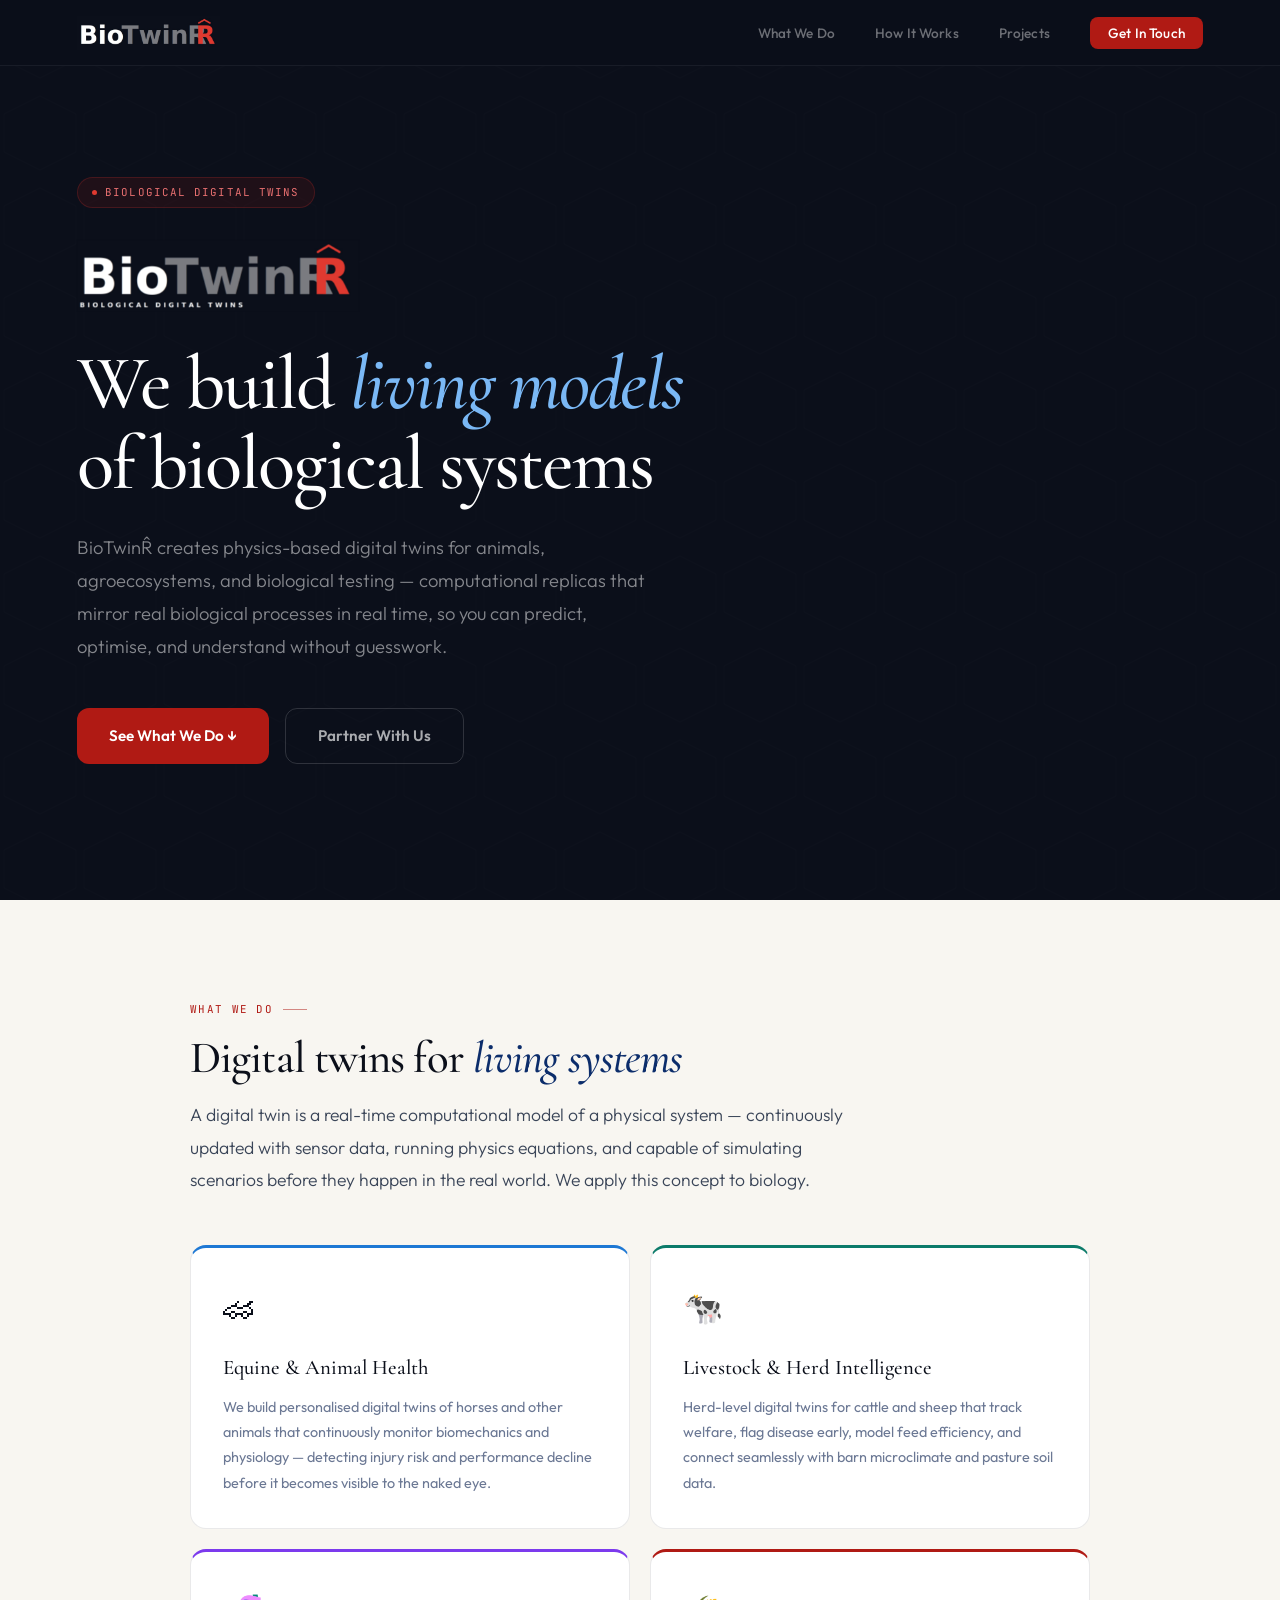
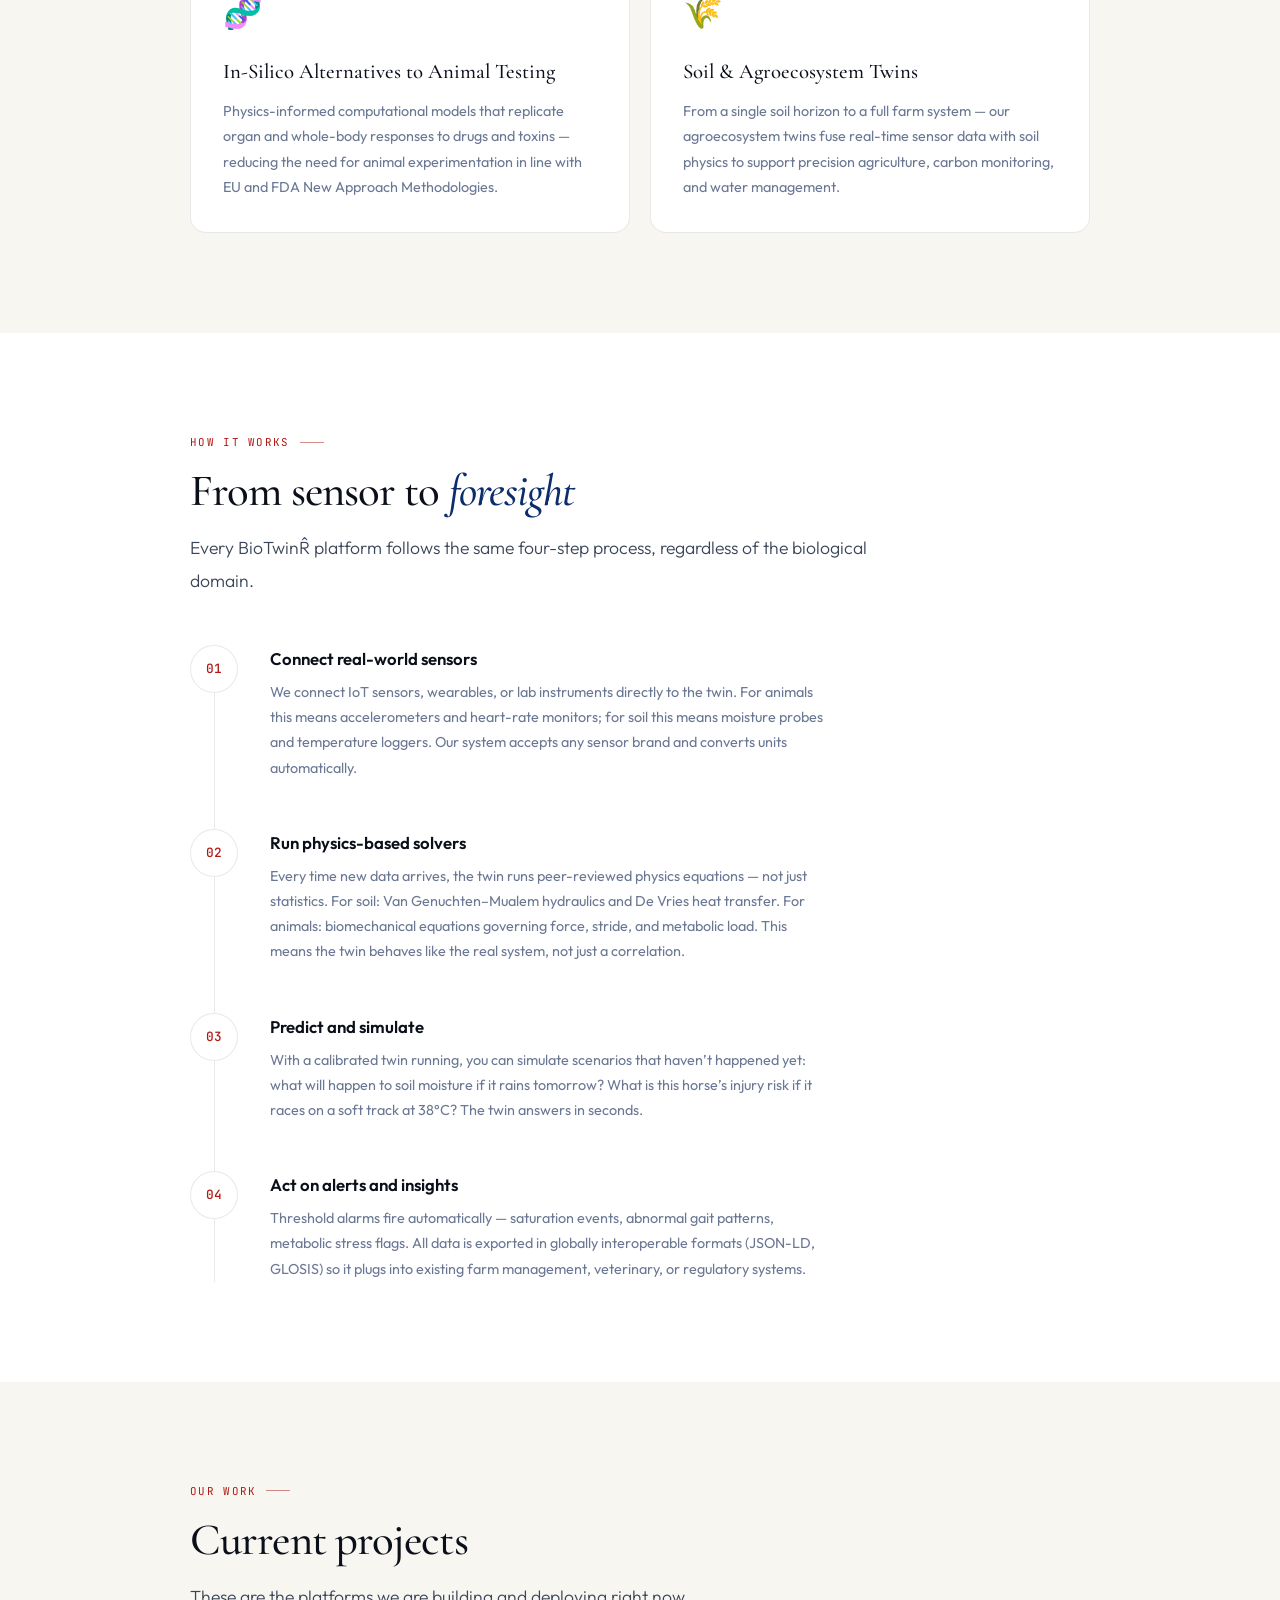
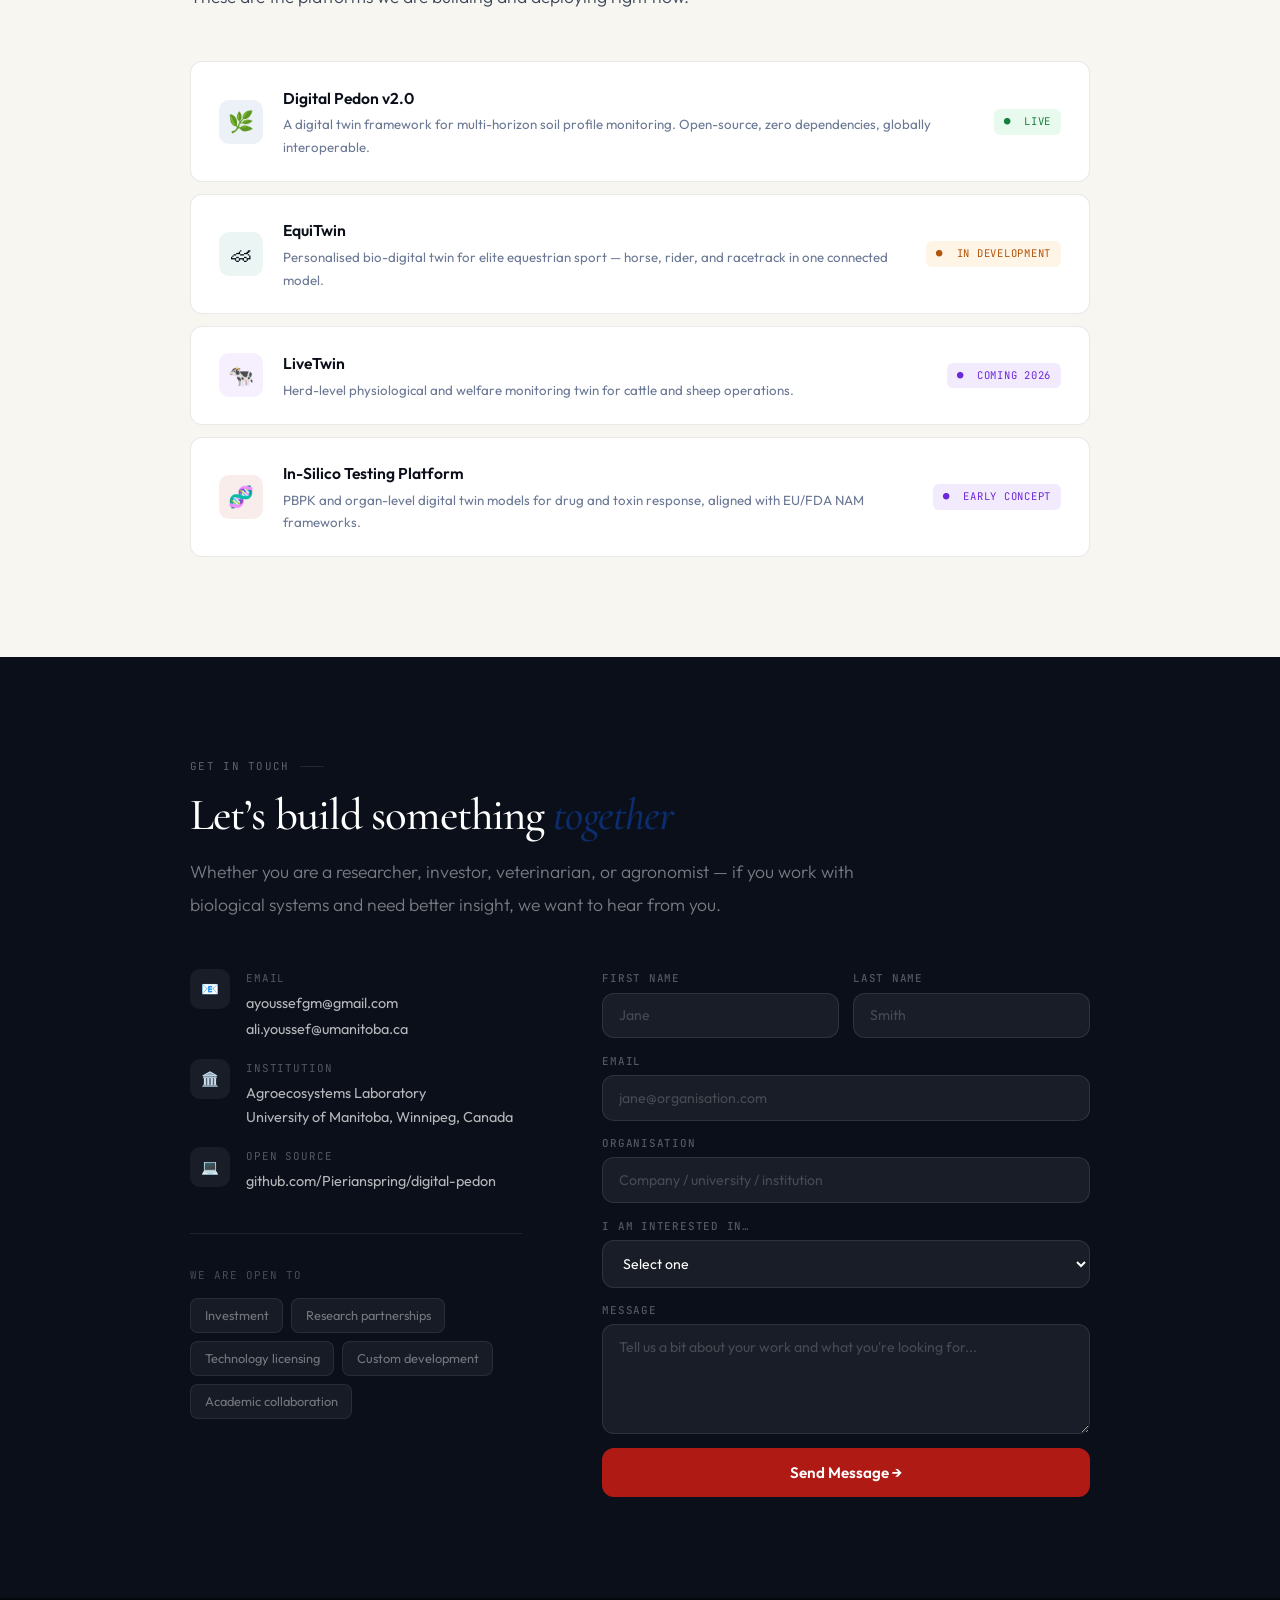
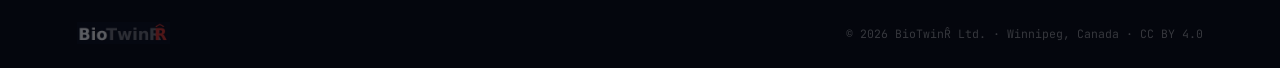
<file: Index.html>
<!DOCTYPE html>
<html lang="en">
<head>
<meta charset="UTF-8">
<meta name="viewport" content="width=device-width, initial-scale=1.0">
<title>BioTwinR&#770; &#8212; Biological Digital Twins</title>
<link rel="preconnect" href="https://fonts.googleapis.com">
<link href="https://fonts.googleapis.com/css2?family=Cormorant+Garamond:ital,wght@0,400;0,500;0,700;1,400&family=Outfit:wght@300;400;500;600;700&family=JetBrains+Mono:wght@400;500&display=swap" rel="stylesheet">
<style>
:root{
  --ink:#0b0f1a;--ink-mid:#3a4558;--ink-soft:#6b7894;
  --cream:#f8f6f1;--red:#b01a14;--red-v:#e03a30;--navy:#0c2d6b;
  --white:#ffffff;--border:rgba(11,15,26,0.09);
  --f-sans:'Outfit',sans-serif;--f-serif:'Cormorant Garamond',Georgia,serif;--f-mono:'JetBrains Mono',monospace;
  --r:12px;--shadow:0 4px 32px rgba(11,15,26,0.10);
}
*,*::before,*::after{box-sizing:border-box;margin:0;padding:0;}
html{scroll-behavior:smooth;}
body{font-family:var(--f-sans);background:var(--white);color:var(--ink);line-height:1.7;overflow-x:hidden;}

nav{position:fixed;top:0;left:0;right:0;z-index:100;height:66px;display:flex;align-items:center;justify-content:space-between;padding:0 6vw;background:rgba(11,15,26,0.97);backdrop-filter:blur(16px);border-bottom:1px solid rgba(255,255,255,0.06);}
.nav-logo{text-decoration:none;}
.nav-links{display:flex;gap:2.5rem;list-style:none;}
.nav-links a{font-size:.85rem;font-weight:500;color:rgba(255,255,255,.4);text-decoration:none;letter-spacing:.01em;transition:color .2s;}
.nav-links a:hover{color:white;}
.nav-cta{background:var(--red)!important;color:white!important;padding:.42rem 1.15rem;border-radius:8px;transition:background .2s!important;}
.nav-cta:hover{background:#8b1510!important;}

.hero{min-height:100vh;display:flex;flex-direction:column;justify-content:center;padding:120px 6vw 80px;background:var(--ink);position:relative;overflow:hidden;}
.hero::before{content:'';position:absolute;inset:0;pointer-events:none;background-image:url("data:image/svg+xml,%3Csvg xmlns='http://www.w3.org/2000/svg' width='80' height='92'%3E%3Cpolygon points='40,4 76,22 76,60 40,78 4,60 4,22' fill='none' stroke='%23ffffff' stroke-width='0.3' stroke-opacity='0.04'/%3E%3C/svg%3E");background-size:80px 92px;}
.hero-inner{max-width:760px;position:relative;z-index:1;}
.hero-kicker{display:inline-flex;align-items:center;gap:8px;font-family:var(--f-mono);font-size:.68rem;letter-spacing:.1em;text-transform:uppercase;color:#e87070;background:rgba(176,26,20,.12);border:1px solid rgba(224,58,48,.2);padding:.32rem .9rem;border-radius:100px;margin-bottom:2rem;opacity:0;animation:up .6s .1s forwards;}
.hero-kicker-dot{width:5px;height:5px;border-radius:50%;background:var(--red-v);animation:blink 2s infinite;}
@keyframes blink{0%,100%{opacity:1}50%{opacity:.15}}
.hero h1{font-family:var(--f-serif);font-size:clamp(3rem,6vw,5.5rem);line-height:1.05;letter-spacing:-.025em;font-weight:500;color:white;margin-bottom:1.6rem;opacity:0;animation:up .7s .3s forwards;}
.hero h1 em{font-style:italic;color:#7ab8f5;}
.hero-body{font-size:1.15rem;color:rgba(255,255,255,.5);font-weight:300;max-width:580px;line-height:1.8;margin-bottom:2.8rem;opacity:0;animation:up .7s .45s forwards;}
.hero-ctas{display:flex;gap:1rem;flex-wrap:wrap;opacity:0;animation:up .7s .6s forwards;}
.btn{display:inline-flex;align-items:center;gap:8px;padding:.88rem 2rem;border-radius:var(--r);font-weight:600;font-size:.95rem;text-decoration:none;transition:all .2s;}
.btn-red{background:var(--red);color:white;}
.btn-red:hover{background:#8b1510;transform:translateY(-2px);box-shadow:0 8px 24px rgba(176,26,20,.35);}
.btn-ghost{background:transparent;color:rgba(255,255,255,.65);border:1.5px solid rgba(255,255,255,.15);}
.btn-ghost:hover{border-color:rgba(255,255,255,.4);color:white;}

.section{padding:100px 6vw;}
.section.alt{background:var(--cream);}
.section-inner{max-width:900px;margin:0 auto;}
.label{font-family:var(--f-mono);font-size:.68rem;letter-spacing:.12em;text-transform:uppercase;color:var(--red);margin-bottom:.9rem;display:flex;align-items:center;gap:10px;}
.label::after{content:'';width:24px;height:1px;background:var(--red);opacity:.5;}
h2{font-family:var(--f-serif);font-size:clamp(2rem,3.5vw,3rem);font-weight:500;letter-spacing:-.02em;line-height:1.12;color:var(--ink);margin-bottom:1rem;}
h2 em{font-style:italic;color:var(--navy);}
.lead{font-size:1.1rem;color:var(--ink-mid);font-weight:300;line-height:1.85;max-width:680px;}

.what-grid{display:grid;grid-template-columns:1fr 1fr;gap:1.25rem;margin-top:3rem;}
.what-card{background:white;border:1px solid var(--border);border-radius:16px;padding:2rem;border-top:3px solid transparent;transition:box-shadow .25s,transform .25s;}
.what-card:hover{box-shadow:var(--shadow);transform:translateY(-4px);}
.what-card.c1{border-top-color:#1e78d4;}
.what-card.c2{border-top-color:#0c7b6a;}
.what-card.c3{border-top-color:#7c3aed;}
.what-card.c4{border-top-color:var(--red);}
.what-icon{font-size:2rem;margin-bottom:1rem;}
.what-title{font-family:var(--f-serif);font-size:1.3rem;font-weight:500;color:var(--ink);margin-bottom:.6rem;}
.what-text{font-size:.9rem;color:var(--ink-soft);line-height:1.75;}

.steps{display:flex;flex-direction:column;gap:0;margin-top:3rem;position:relative;}
.steps::before{content:'';position:absolute;left:24px;top:0;bottom:0;width:1px;background:var(--border);}
.step{display:flex;gap:2rem;align-items:flex-start;padding:0 0 3rem 0;position:relative;}
.step:last-child{padding-bottom:0;}
.step-num{width:48px;height:48px;border-radius:50%;flex-shrink:0;background:white;border:1px solid var(--border);display:flex;align-items:center;justify-content:center;font-family:var(--f-mono);font-size:.8rem;font-weight:500;color:var(--red);position:relative;z-index:1;}
.step-title{font-weight:600;font-size:1.05rem;color:var(--ink);margin-bottom:.4rem;}
.step-text{font-size:.9rem;color:var(--ink-soft);line-height:1.75;max-width:560px;}

.projects-list{display:flex;flex-direction:column;gap:.75rem;margin-top:3rem;}
.proj-row{display:flex;align-items:center;justify-content:space-between;background:white;border:1px solid var(--border);border-radius:var(--r);padding:1.4rem 1.75rem;transition:all .2s;}
.proj-row:hover{border-color:rgba(176,26,20,.25);box-shadow:var(--shadow);transform:translateX(4px);}
.proj-left{display:flex;align-items:center;gap:1.25rem;}
.proj-icon{width:44px;height:44px;border-radius:10px;display:flex;align-items:center;justify-content:center;font-size:1.3rem;flex-shrink:0;}
.proj-icon.blue{background:rgba(15,84,153,.08);}
.proj-icon.green{background:rgba(12,123,106,.08);}
.proj-icon.purple{background:rgba(124,58,237,.08);}
.proj-icon.red{background:rgba(176,26,20,.08);}
.proj-name{font-weight:600;font-size:.98rem;color:var(--ink);}
.proj-desc{font-size:.83rem;color:var(--ink-soft);margin-top:2px;}
.proj-tag{font-family:var(--f-mono);font-size:.66rem;text-transform:uppercase;letter-spacing:.07em;padding:4px 10px;border-radius:6px;white-space:nowrap;}
.proj-tag.live{background:rgba(34,197,94,.1);color:#15803d;}
.proj-tag.dev{background:rgba(245,158,11,.1);color:#b45309;}
.proj-tag.coming{background:rgba(124,58,237,.1);color:#6d28d9;}

#contact{background:var(--ink);color:white;}
#contact h2{color:white;}
#contact .label{color:rgba(255,255,255,.35);}
#contact .label::after{background:rgba(255,255,255,.2);}
#contact .lead{color:rgba(255,255,255,.45);}
.contact-layout{display:grid;grid-template-columns:1fr 1fr;gap:5rem;margin-top:3rem;align-items:start;}
.contact-info{display:flex;flex-direction:column;gap:1.1rem;}
.ci{display:flex;gap:1rem;align-items:flex-start;}
.ci-icon{width:40px;height:40px;border-radius:10px;background:rgba(255,255,255,.06);display:flex;align-items:center;justify-content:center;font-size:.9rem;flex-shrink:0;}
.ci-label{font-size:.68rem;color:rgba(255,255,255,.3);text-transform:uppercase;letter-spacing:.08em;font-family:var(--f-mono);margin-bottom:3px;}
.ci-value{font-size:.9rem;color:rgba(255,255,255,.7);}
.cform{display:flex;flex-direction:column;gap:.85rem;}
.crow{display:grid;grid-template-columns:1fr 1fr;gap:.85rem;}
.cf{display:flex;flex-direction:column;gap:.3rem;}
.cf label{font-size:.68rem;font-weight:500;color:rgba(255,255,255,.3);text-transform:uppercase;letter-spacing:.07em;font-family:var(--f-mono);}
.cf input,.cf select,.cf textarea{background:rgba(255,255,255,.06);border:1px solid rgba(255,255,255,.1);border-radius:var(--r);padding:.8rem 1rem;color:white;font-family:var(--f-sans);font-size:.88rem;outline:none;transition:border-color .2s;resize:vertical;}
.cf input::placeholder,.cf textarea::placeholder{color:rgba(255,255,255,.2);}
.cf input:focus,.cf select:focus,.cf textarea:focus{border-color:var(--red);}
.cf select option{background:#0b0f1a;}
.cf textarea{min-height:110px;}
.submit{background:var(--red);color:white;border:none;border-radius:var(--r);padding:.95rem 2rem;font-family:var(--f-sans);font-size:.95rem;font-weight:600;cursor:pointer;transition:background .2s,transform .15s;width:100%;}
.submit:hover{background:#8b1510;transform:translateY(-2px);}

footer{background:#04060d;padding:1.5rem 6vw;display:flex;align-items:center;justify-content:space-between;border-top:1px solid rgba(255,255,255,.04);}
.footer-copy{font-size:.72rem;color:rgba(255,255,255,.2);font-family:var(--f-mono);}

.reveal{opacity:0;transform:translateY(20px);transition:opacity .65s,transform .65s;}
.reveal.on{opacity:1;transform:none;}
@keyframes up{from{opacity:0;transform:translateY(18px)}to{opacity:1;transform:none}}

@media(max-width:860px){
  .what-grid{grid-template-columns:1fr;}
  .contact-layout{grid-template-columns:1fr;gap:3rem;}
  .nav-links{display:none;}
}
</style>
</head>
<body>

<nav>
  <a href="#" class="nav-logo"><img src="[data-uri]" alt="BioTwinR" style="height:34px;width:auto;display:block;"></a>
  <ul class="nav-links">
    <li><a href="#what">What We Do</a></li>
    <li><a href="#how">How It Works</a></li>
    <li><a href="#projects">Projects</a></li>
    <li><a href="#contact" class="nav-cta">Get In Touch</a></li>
  </ul>
</nav>

<section class="hero">
  <div class="hero-inner">
    <div class="hero-kicker"><span class="hero-kicker-dot"></span>Biological Digital Twins</div>
    <img src="[data-uri]" alt="BioTwinR" style="height:72px;width:auto;display:block;margin-bottom:2rem;opacity:0;animation:up .7s .15s forwards;">
    <h1>We build <em>living models</em><br>of biological systems</h1>
    <p class="hero-body">BioTwinR&#770; creates physics-based digital twins for animals, agroecosystems, and biological testing &mdash; computational replicas that mirror real biological processes in real time, so you can predict, optimise, and understand without guesswork.</p>
    <div class="hero-ctas">
      <a href="#what" class="btn btn-red">See What We Do &darr;</a>
      <a href="#contact" class="btn btn-ghost">Partner With Us</a>
    </div>
  </div>
</section>

<section class="section alt" id="what">
  <div class="section-inner">
    <div class="label reveal">What We Do</div>
    <h2 class="reveal">Digital twins for <em>living systems</em></h2>
    <p class="lead reveal">A digital twin is a real-time computational model of a physical system &mdash; continuously updated with sensor data, running physics equations, and capable of simulating scenarios before they happen in the real world. We apply this concept to biology.</p>
    <div class="what-grid">
      <div class="what-card c1 reveal">
        <div class="what-icon">&#127950;</div>
        <div class="what-title">Equine &amp; Animal Health</div>
        <p class="what-text">We build personalised digital twins of horses and other animals that continuously monitor biomechanics and physiology &mdash; detecting injury risk and performance decline before it becomes visible to the naked eye.</p>
      </div>
      <div class="what-card c2 reveal">
        <div class="what-icon">&#128004;</div>
        <div class="what-title">Livestock &amp; Herd Intelligence</div>
        <p class="what-text">Herd-level digital twins for cattle and sheep that track welfare, flag disease early, model feed efficiency, and connect seamlessly with barn microclimate and pasture soil data.</p>
      </div>
      <div class="what-card c3 reveal">
        <div class="what-icon">&#129516;</div>
        <div class="what-title">In-Silico Alternatives to Animal Testing</div>
        <p class="what-text">Physics-informed computational models that replicate organ and whole-body responses to drugs and toxins &mdash; reducing the need for animal experimentation in line with EU and FDA New Approach Methodologies.</p>
      </div>
      <div class="what-card c4 reveal">
        <div class="what-icon">&#127806;</div>
        <div class="what-title">Soil &amp; Agroecosystem Twins</div>
        <p class="what-text">From a single soil horizon to a full farm system &mdash; our agroecosystem twins fuse real-time sensor data with soil physics to support precision agriculture, carbon monitoring, and water management.</p>
      </div>
    </div>
  </div>
</section>

<section class="section" id="how">
  <div class="section-inner">
    <div class="label reveal">How It Works</div>
    <h2 class="reveal">From sensor to <em>foresight</em></h2>
    <p class="lead reveal">Every BioTwinR&#770; platform follows the same four-step process, regardless of the biological domain.</p>
    <div class="steps">
      <div class="step reveal">
        <div class="step-num">01</div>
        <div>
          <div class="step-title">Connect real-world sensors</div>
          <p class="step-text">We connect IoT sensors, wearables, or lab instruments directly to the twin. For animals this means accelerometers and heart-rate monitors; for soil this means moisture probes and temperature loggers. Our system accepts any sensor brand and converts units automatically.</p>
        </div>
      </div>
      <div class="step reveal">
        <div class="step-num">02</div>
        <div>
          <div class="step-title">Run physics-based solvers</div>
          <p class="step-text">Every time new data arrives, the twin runs peer-reviewed physics equations &mdash; not just statistics. For soil: Van Genuchten&ndash;Mualem hydraulics and De Vries heat transfer. For animals: biomechanical equations governing force, stride, and metabolic load. This means the twin behaves like the real system, not just a correlation.</p>
        </div>
      </div>
      <div class="step reveal">
        <div class="step-num">03</div>
        <div>
          <div class="step-title">Predict and simulate</div>
          <p class="step-text">With a calibrated twin running, you can simulate scenarios that haven&rsquo;t happened yet: what will happen to soil moisture if it rains tomorrow? What is this horse&rsquo;s injury risk if it races on a soft track at 38&deg;C? The twin answers in seconds.</p>
        </div>
      </div>
      <div class="step reveal">
        <div class="step-num">04</div>
        <div>
          <div class="step-title">Act on alerts and insights</div>
          <p class="step-text">Threshold alarms fire automatically &mdash; saturation events, abnormal gait patterns, metabolic stress flags. All data is exported in globally interoperable formats (JSON-LD, GLOSIS) so it plugs into existing farm management, veterinary, or regulatory systems.</p>
        </div>
      </div>
    </div>
  </div>
</section>

<section class="section alt" id="projects">
  <div class="section-inner">
    <div class="label reveal">Our Work</div>
    <h2 class="reveal">Current projects</h2>
    <p class="lead reveal">These are the platforms we are building and deploying right now.</p>
    <div class="projects-list">
      <div class="proj-row reveal">
        <div class="proj-left">
          <div class="proj-icon blue">&#127807;</div>
          <div>
            <div class="proj-name">Digital Pedon v2.0</div>
            <div class="proj-desc">A digital twin framework for multi-horizon soil profile monitoring. Open-source, zero dependencies, globally interoperable.</div>
          </div>
        </div>
        <span class="proj-tag live">&#9679;&nbsp; Live</span>
      </div>
      <div class="proj-row reveal">
        <div class="proj-left">
          <div class="proj-icon green">&#127950;</div>
          <div>
            <div class="proj-name">EquiTwin</div>
            <div class="proj-desc">Personalised bio-digital twin for elite equestrian sport &mdash; horse, rider, and racetrack in one connected model.</div>
          </div>
        </div>
        <span class="proj-tag dev">&#9679;&nbsp; In development</span>
      </div>
      <div class="proj-row reveal">
        <div class="proj-left">
          <div class="proj-icon purple">&#128004;</div>
          <div>
            <div class="proj-name">LiveTwin</div>
            <div class="proj-desc">Herd-level physiological and welfare monitoring twin for cattle and sheep operations.</div>
          </div>
        </div>
        <span class="proj-tag coming">&#9679;&nbsp; Coming 2026</span>
      </div>
      <div class="proj-row reveal">
        <div class="proj-left">
          <div class="proj-icon red">&#129516;</div>
          <div>
            <div class="proj-name">In-Silico Testing Platform</div>
            <div class="proj-desc">PBPK and organ-level digital twin models for drug and toxin response, aligned with EU/FDA NAM frameworks.</div>
          </div>
        </div>
        <span class="proj-tag coming">&#9679;&nbsp; Early concept</span>
      </div>
    </div>
  </div>
</section>

<section class="section" id="contact">
  <div class="section-inner">
    <div class="label">Get In Touch</div>
    <h2>Let&rsquo;s build something <em>together</em></h2>
    <p class="lead">Whether you are a researcher, investor, veterinarian, or agronomist &mdash; if you work with biological systems and need better insight, we want to hear from you.</p>
    <div class="contact-layout">
      <div>
        <div class="contact-info">
          <div class="ci"><div class="ci-icon">&#128231;</div><div><div class="ci-label">Email</div><div class="ci-value">ayoussefgm@gmail.com</div><div class="ci-value" style="margin-top:2px;">ali.youssef@umanitoba.ca</div></div></div>
          <div class="ci"><div class="ci-icon">&#127963;&#65039;</div><div><div class="ci-label">Institution</div><div class="ci-value">Agroecosystems Laboratory<br>University of Manitoba, Winnipeg, Canada</div></div></div>
          <div class="ci"><div class="ci-icon">&#128187;</div><div><div class="ci-label">Open Source</div><div class="ci-value">github.com/Pierianspring/digital-pedon</div></div></div>
        </div>
        <div style="margin-top:2.5rem;padding-top:2rem;border-top:1px solid rgba(255,255,255,.08);">
          <div style="font-size:.68rem;color:rgba(255,255,255,.25);text-transform:uppercase;letter-spacing:.09em;font-family:var(--f-mono);margin-bottom:.85rem;">We are open to</div>
          <div style="display:flex;flex-wrap:wrap;gap:.5rem;">
            <span style="background:rgba(255,255,255,.05);border:1px solid rgba(255,255,255,.08);padding:.35rem .85rem;border-radius:8px;font-size:.8rem;color:rgba(255,255,255,.4);">Investment</span>
            <span style="background:rgba(255,255,255,.05);border:1px solid rgba(255,255,255,.08);padding:.35rem .85rem;border-radius:8px;font-size:.8rem;color:rgba(255,255,255,.4);">Research partnerships</span>
            <span style="background:rgba(255,255,255,.05);border:1px solid rgba(255,255,255,.08);padding:.35rem .85rem;border-radius:8px;font-size:.8rem;color:rgba(255,255,255,.4);">Technology licensing</span>
            <span style="background:rgba(255,255,255,.05);border:1px solid rgba(255,255,255,.08);padding:.35rem .85rem;border-radius:8px;font-size:.8rem;color:rgba(255,255,255,.4);">Custom development</span>
            <span style="background:rgba(255,255,255,.05);border:1px solid rgba(255,255,255,.08);padding:.35rem .85rem;border-radius:8px;font-size:.8rem;color:rgba(255,255,255,.4);">Academic collaboration</span>
          </div>
        </div>
      </div>
      <div class="cform">
        <div class="crow">
          <div class="cf"><label>First name</label><input type="text" placeholder="Jane"></div>
          <div class="cf"><label>Last name</label><input type="text" placeholder="Smith"></div>
        </div>
        <div class="cf"><label>Email</label><input type="email" placeholder="jane@organisation.com"></div>
        <div class="cf"><label>Organisation</label><input type="text" placeholder="Company / university / institution"></div>
        <div class="cf">
          <label>I am interested in&hellip;</label>
          <select>
            <option value="">Select one</option>
            <option>Equine digital twins (EquiTwin)</option>
            <option>Livestock system twins</option>
            <option>In-silico / animal testing alternatives</option>
            <option>Soil &amp; agroecosystem twins (Digital Pedon)</option>
            <option>Investment or funding</option>
            <option>Research partnership</option>
            <option>Technology licensing</option>
            <option>Something else</option>
          </select>
        </div>
        <div class="cf"><label>Message</label><textarea placeholder="Tell us a bit about your work and what you&#39;re looking for..."></textarea></div>
        <button class="submit" onclick="this.textContent='Sent! We will be in touch soon.';this.style.background='#0c7b6a';">Send Message &rarr;</button>
      </div>
    </div>
  </div>
</section>

<footer>
  <img src="[data-uri]" alt="BioTwinR" style="height:22px;width:auto;opacity:.35;">
  <p class="footer-copy">&copy; 2026 BioTwinR&#770; Ltd. &middot; Winnipeg, Canada &middot; CC BY 4.0</p>
</footer>

<script>
const nav = document.querySelector('nav');
window.addEventListener('scroll', () => nav.style.boxShadow = scrollY > 10 ? '0 4px 30px rgba(0,0,0,.3)' : '');
const io = new IntersectionObserver((entries) => {
  entries.forEach((e, i) => { if (e.isIntersecting) { setTimeout(() => e.target.classList.add('on'), i * 60); io.unobserve(e.target); } });
}, { threshold: 0.1 });
document.querySelectorAll('.reveal').forEach(el => io.observe(el));
</script>
</body>
</html>
</file>
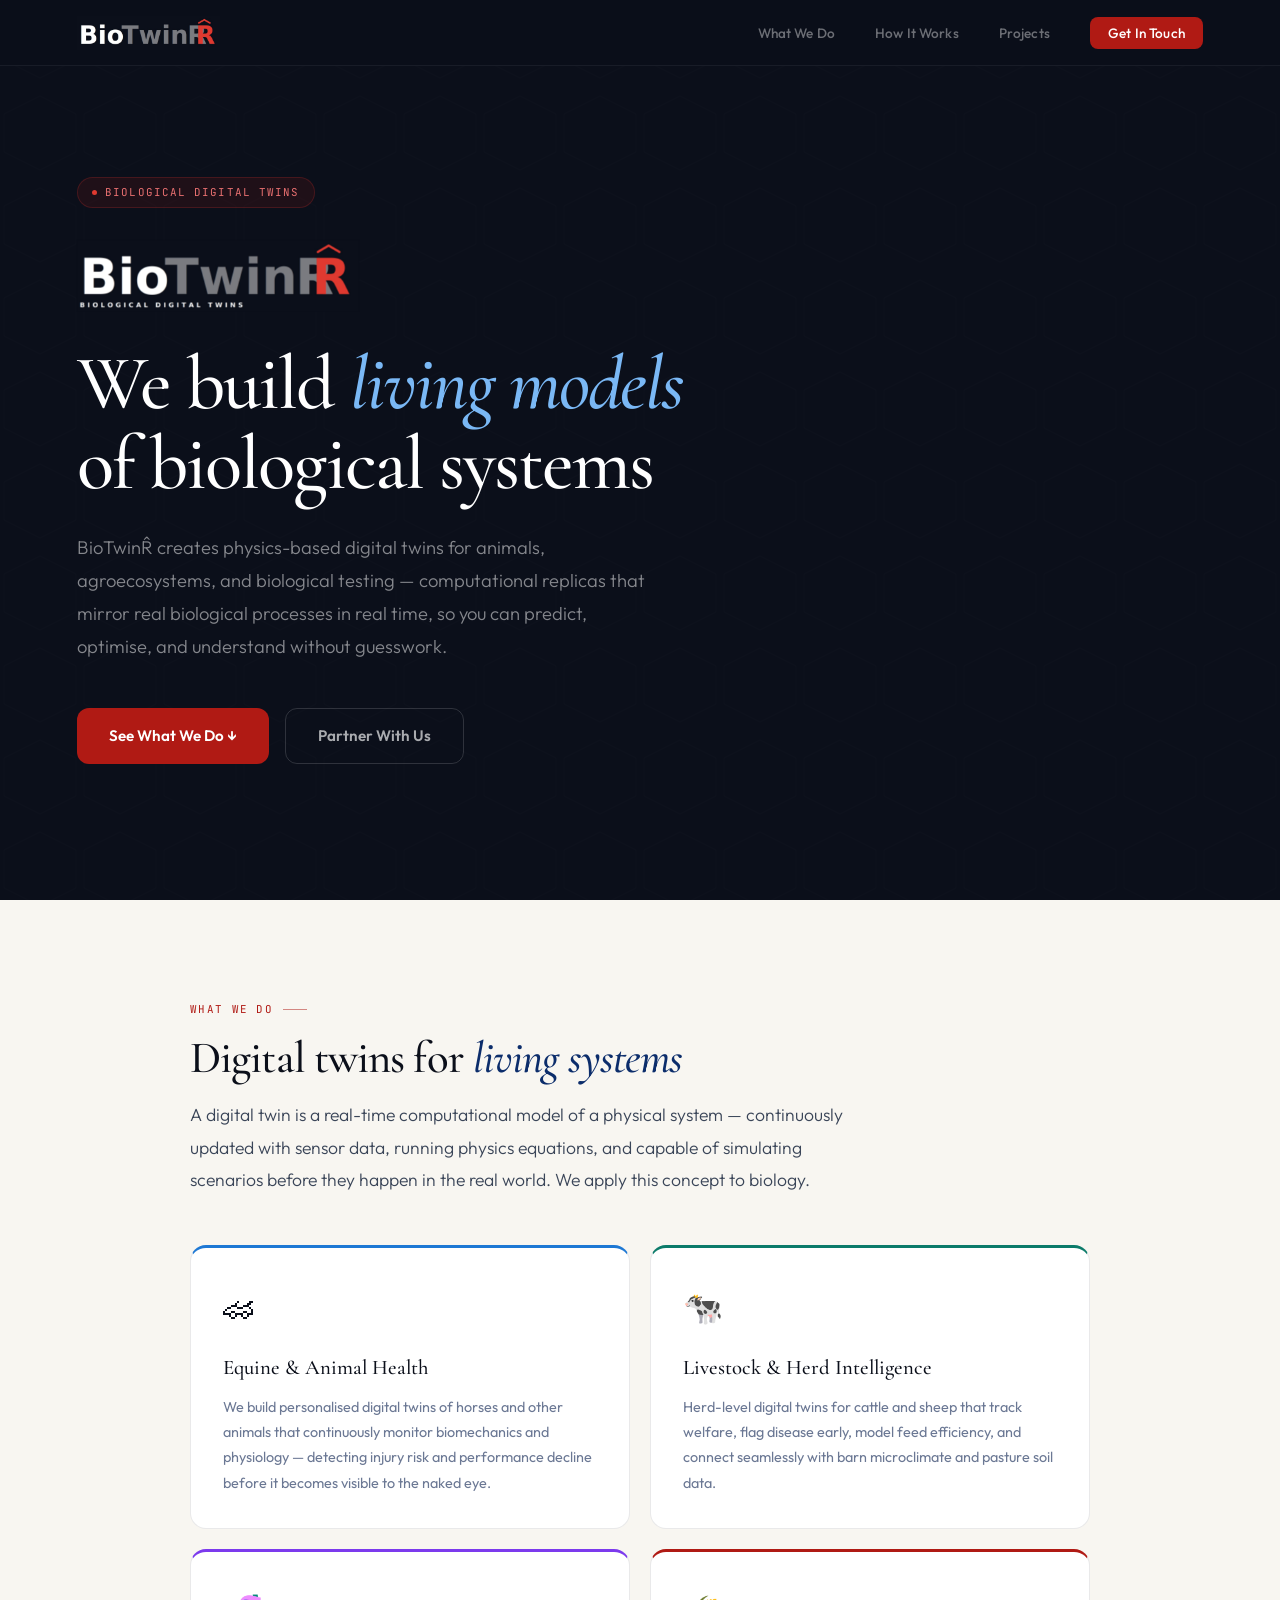
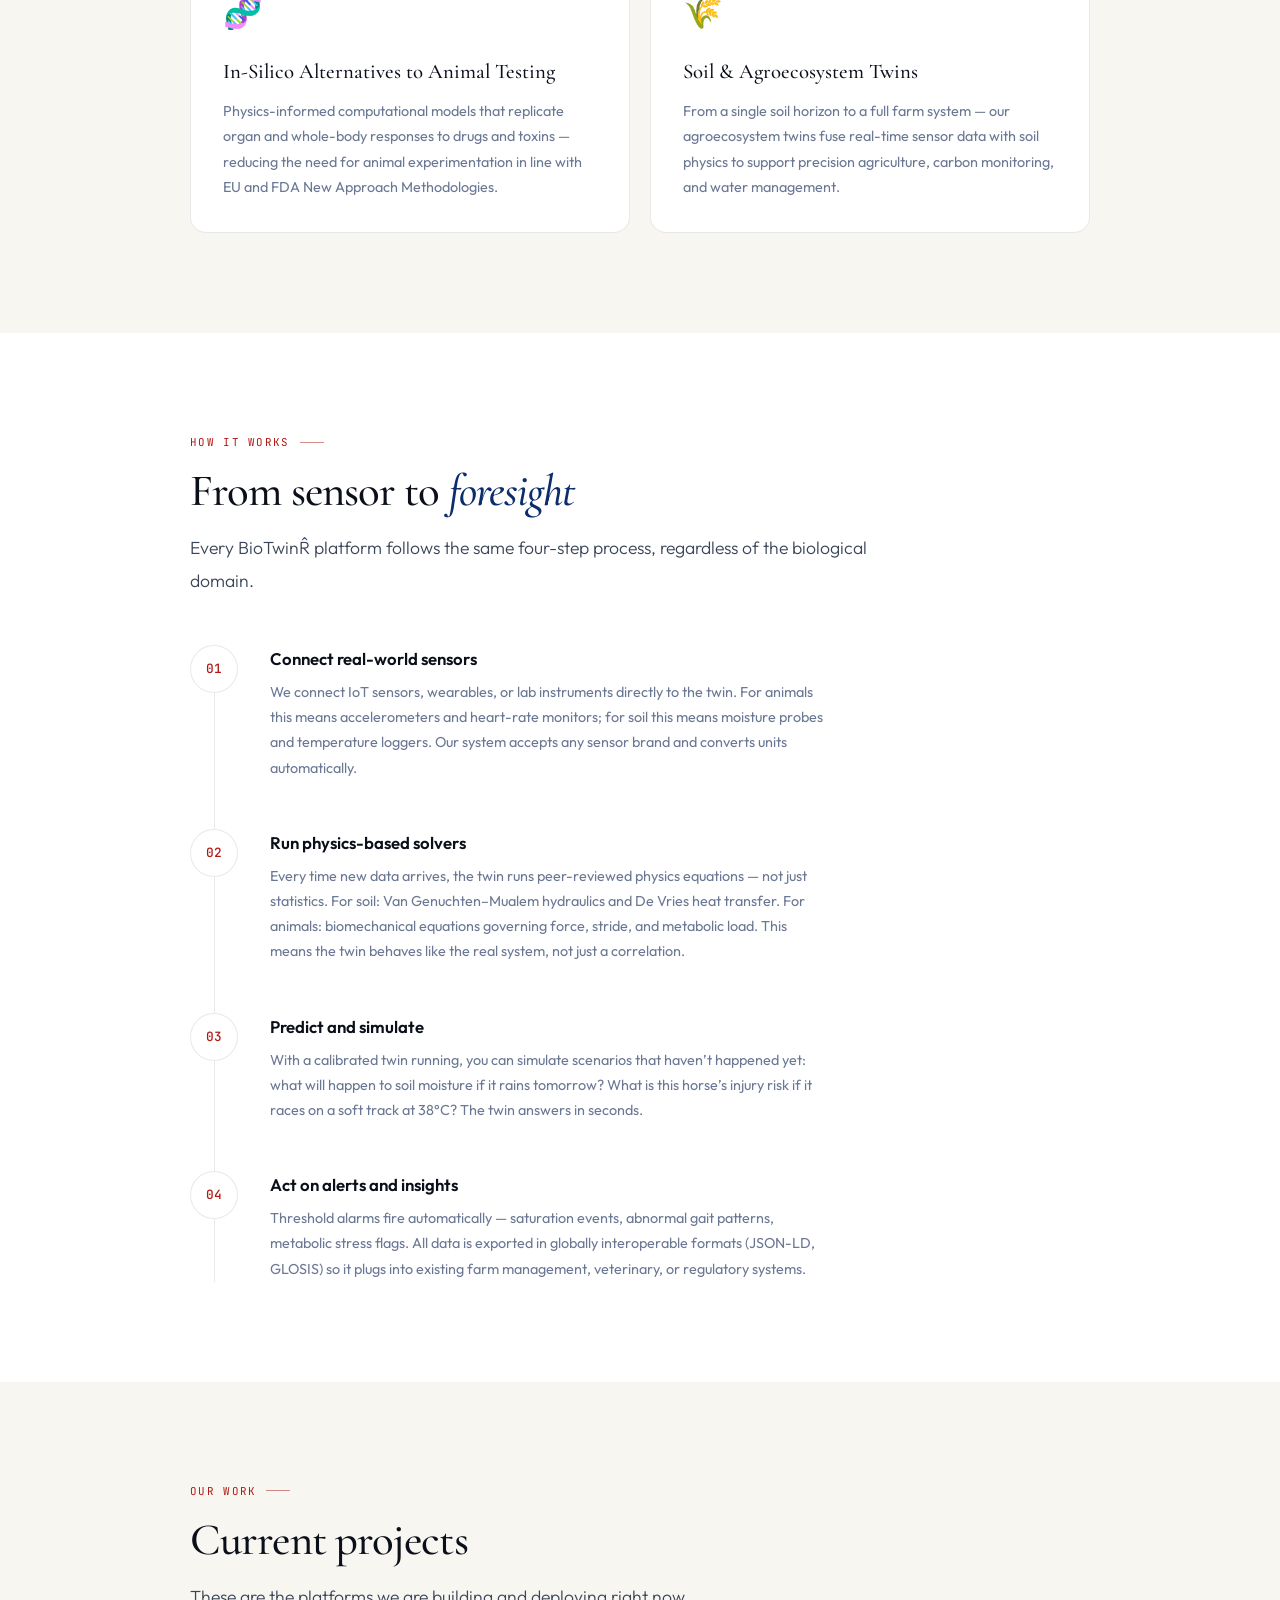
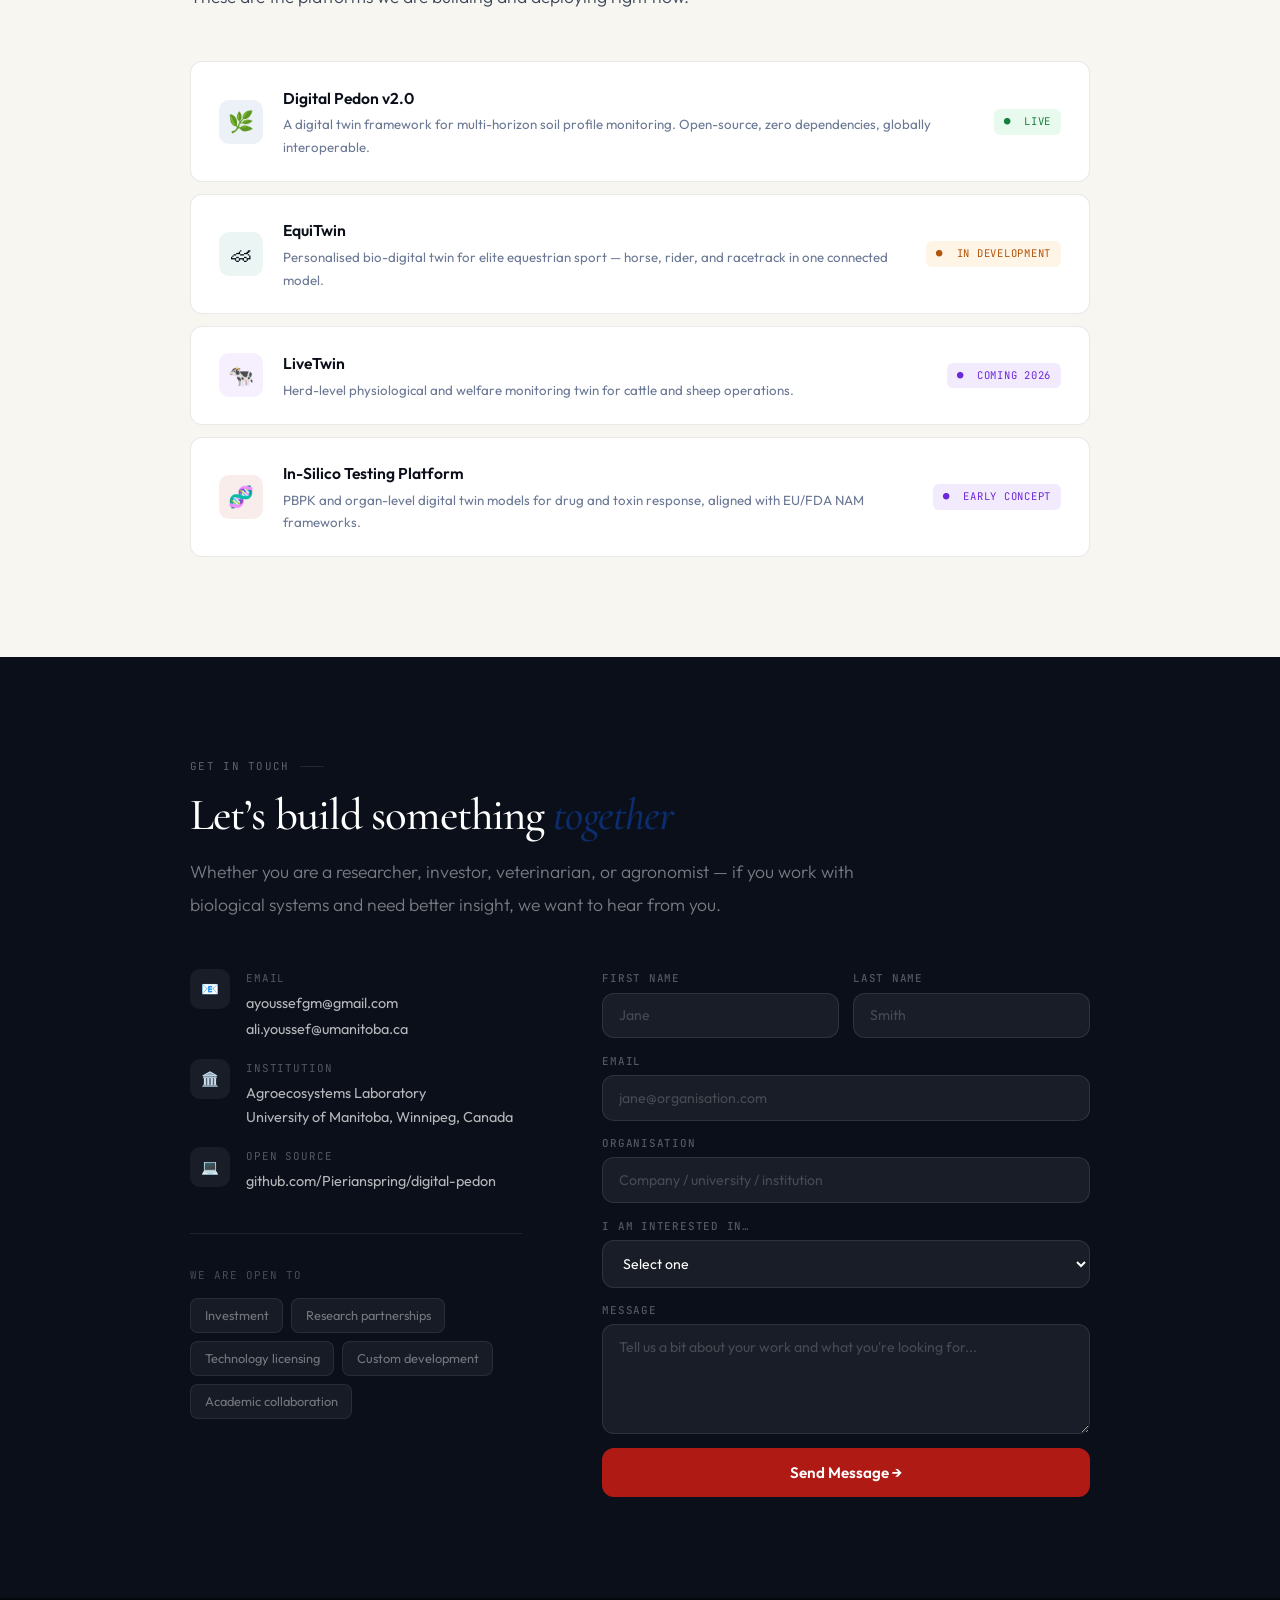
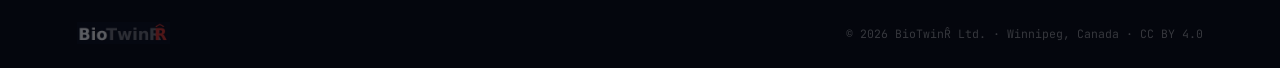
<file: Biotwinrs.html>
<!DOCTYPE html>
<html lang="en">
<head>
<meta charset="UTF-8">
<meta name="viewport" content="width=device-width, initial-scale=1.0">
<title>BioTwinR&#770; &#8212; Biological Digital Twins</title>
<link rel="preconnect" href="https://fonts.googleapis.com">
<link href="https://fonts.googleapis.com/css2?family=Cormorant+Garamond:ital,wght@0,400;0,500;0,700;1,400&family=Outfit:wght@300;400;500;600;700&family=JetBrains+Mono:wght@400;500&display=swap" rel="stylesheet">
<style>
:root{
  --ink:#0b0f1a;--ink-mid:#3a4558;--ink-soft:#6b7894;
  --cream:#f8f6f1;--red:#b01a14;--red-v:#e03a30;--navy:#0c2d6b;
  --white:#ffffff;--border:rgba(11,15,26,0.09);
  --f-sans:'Outfit',sans-serif;--f-serif:'Cormorant Garamond',Georgia,serif;--f-mono:'JetBrains Mono',monospace;
  --r:12px;--shadow:0 4px 32px rgba(11,15,26,0.10);
}
*,*::before,*::after{box-sizing:border-box;margin:0;padding:0;}
html{scroll-behavior:smooth;}
body{font-family:var(--f-sans);background:var(--white);color:var(--ink);line-height:1.7;overflow-x:hidden;}

nav{position:fixed;top:0;left:0;right:0;z-index:100;height:66px;display:flex;align-items:center;justify-content:space-between;padding:0 6vw;background:rgba(11,15,26,0.97);backdrop-filter:blur(16px);border-bottom:1px solid rgba(255,255,255,0.06);}
.nav-logo{text-decoration:none;}
.nav-links{display:flex;gap:2.5rem;list-style:none;}
.nav-links a{font-size:.85rem;font-weight:500;color:rgba(255,255,255,.4);text-decoration:none;letter-spacing:.01em;transition:color .2s;}
.nav-links a:hover{color:white;}
.nav-cta{background:var(--red)!important;color:white!important;padding:.42rem 1.15rem;border-radius:8px;transition:background .2s!important;}
.nav-cta:hover{background:#8b1510!important;}

.hero{min-height:100vh;display:flex;flex-direction:column;justify-content:center;padding:120px 6vw 80px;background:var(--ink);position:relative;overflow:hidden;}
.hero::before{content:'';position:absolute;inset:0;pointer-events:none;background-image:url("data:image/svg+xml,%3Csvg xmlns='http://www.w3.org/2000/svg' width='80' height='92'%3E%3Cpolygon points='40,4 76,22 76,60 40,78 4,60 4,22' fill='none' stroke='%23ffffff' stroke-width='0.3' stroke-opacity='0.04'/%3E%3C/svg%3E");background-size:80px 92px;}
.hero-inner{max-width:760px;position:relative;z-index:1;}
.hero-kicker{display:inline-flex;align-items:center;gap:8px;font-family:var(--f-mono);font-size:.68rem;letter-spacing:.1em;text-transform:uppercase;color:#e87070;background:rgba(176,26,20,.12);border:1px solid rgba(224,58,48,.2);padding:.32rem .9rem;border-radius:100px;margin-bottom:2rem;opacity:0;animation:up .6s .1s forwards;}
.hero-kicker-dot{width:5px;height:5px;border-radius:50%;background:var(--red-v);animation:blink 2s infinite;}
@keyframes blink{0%,100%{opacity:1}50%{opacity:.15}}
.hero h1{font-family:var(--f-serif);font-size:clamp(3rem,6vw,5.5rem);line-height:1.05;letter-spacing:-.025em;font-weight:500;color:white;margin-bottom:1.6rem;opacity:0;animation:up .7s .3s forwards;}
.hero h1 em{font-style:italic;color:#7ab8f5;}
.hero-body{font-size:1.15rem;color:rgba(255,255,255,.5);font-weight:300;max-width:580px;line-height:1.8;margin-bottom:2.8rem;opacity:0;animation:up .7s .45s forwards;}
.hero-ctas{display:flex;gap:1rem;flex-wrap:wrap;opacity:0;animation:up .7s .6s forwards;}
.btn{display:inline-flex;align-items:center;gap:8px;padding:.88rem 2rem;border-radius:var(--r);font-weight:600;font-size:.95rem;text-decoration:none;transition:all .2s;}
.btn-red{background:var(--red);color:white;}
.btn-red:hover{background:#8b1510;transform:translateY(-2px);box-shadow:0 8px 24px rgba(176,26,20,.35);}
.btn-ghost{background:transparent;color:rgba(255,255,255,.65);border:1.5px solid rgba(255,255,255,.15);}
.btn-ghost:hover{border-color:rgba(255,255,255,.4);color:white;}

.section{padding:100px 6vw;}
.section.alt{background:var(--cream);}
.section-inner{max-width:900px;margin:0 auto;}
.label{font-family:var(--f-mono);font-size:.68rem;letter-spacing:.12em;text-transform:uppercase;color:var(--red);margin-bottom:.9rem;display:flex;align-items:center;gap:10px;}
.label::after{content:'';width:24px;height:1px;background:var(--red);opacity:.5;}
h2{font-family:var(--f-serif);font-size:clamp(2rem,3.5vw,3rem);font-weight:500;letter-spacing:-.02em;line-height:1.12;color:var(--ink);margin-bottom:1rem;}
h2 em{font-style:italic;color:var(--navy);}
.lead{font-size:1.1rem;color:var(--ink-mid);font-weight:300;line-height:1.85;max-width:680px;}

.what-grid{display:grid;grid-template-columns:1fr 1fr;gap:1.25rem;margin-top:3rem;}
.what-card{background:white;border:1px solid var(--border);border-radius:16px;padding:2rem;border-top:3px solid transparent;transition:box-shadow .25s,transform .25s;}
.what-card:hover{box-shadow:var(--shadow);transform:translateY(-4px);}
.what-card.c1{border-top-color:#1e78d4;}
.what-card.c2{border-top-color:#0c7b6a;}
.what-card.c3{border-top-color:#7c3aed;}
.what-card.c4{border-top-color:var(--red);}
.what-icon{font-size:2rem;margin-bottom:1rem;}
.what-title{font-family:var(--f-serif);font-size:1.3rem;font-weight:500;color:var(--ink);margin-bottom:.6rem;}
.what-text{font-size:.9rem;color:var(--ink-soft);line-height:1.75;}

.steps{display:flex;flex-direction:column;gap:0;margin-top:3rem;position:relative;}
.steps::before{content:'';position:absolute;left:24px;top:0;bottom:0;width:1px;background:var(--border);}
.step{display:flex;gap:2rem;align-items:flex-start;padding:0 0 3rem 0;position:relative;}
.step:last-child{padding-bottom:0;}
.step-num{width:48px;height:48px;border-radius:50%;flex-shrink:0;background:white;border:1px solid var(--border);display:flex;align-items:center;justify-content:center;font-family:var(--f-mono);font-size:.8rem;font-weight:500;color:var(--red);position:relative;z-index:1;}
.step-title{font-weight:600;font-size:1.05rem;color:var(--ink);margin-bottom:.4rem;}
.step-text{font-size:.9rem;color:var(--ink-soft);line-height:1.75;max-width:560px;}

.projects-list{display:flex;flex-direction:column;gap:.75rem;margin-top:3rem;}
.proj-row{display:flex;align-items:center;justify-content:space-between;background:white;border:1px solid var(--border);border-radius:var(--r);padding:1.4rem 1.75rem;transition:all .2s;}
.proj-row:hover{border-color:rgba(176,26,20,.25);box-shadow:var(--shadow);transform:translateX(4px);}
.proj-left{display:flex;align-items:center;gap:1.25rem;}
.proj-icon{width:44px;height:44px;border-radius:10px;display:flex;align-items:center;justify-content:center;font-size:1.3rem;flex-shrink:0;}
.proj-icon.blue{background:rgba(15,84,153,.08);}
.proj-icon.green{background:rgba(12,123,106,.08);}
.proj-icon.purple{background:rgba(124,58,237,.08);}
.proj-icon.red{background:rgba(176,26,20,.08);}
.proj-name{font-weight:600;font-size:.98rem;color:var(--ink);}
.proj-desc{font-size:.83rem;color:var(--ink-soft);margin-top:2px;}
.proj-tag{font-family:var(--f-mono);font-size:.66rem;text-transform:uppercase;letter-spacing:.07em;padding:4px 10px;border-radius:6px;white-space:nowrap;}
.proj-tag.live{background:rgba(34,197,94,.1);color:#15803d;}
.proj-tag.dev{background:rgba(245,158,11,.1);color:#b45309;}
.proj-tag.coming{background:rgba(124,58,237,.1);color:#6d28d9;}

#contact{background:var(--ink);color:white;}
#contact h2{color:white;}
#contact .label{color:rgba(255,255,255,.35);}
#contact .label::after{background:rgba(255,255,255,.2);}
#contact .lead{color:rgba(255,255,255,.45);}
.contact-layout{display:grid;grid-template-columns:1fr 1fr;gap:5rem;margin-top:3rem;align-items:start;}
.contact-info{display:flex;flex-direction:column;gap:1.1rem;}
.ci{display:flex;gap:1rem;align-items:flex-start;}
.ci-icon{width:40px;height:40px;border-radius:10px;background:rgba(255,255,255,.06);display:flex;align-items:center;justify-content:center;font-size:.9rem;flex-shrink:0;}
.ci-label{font-size:.68rem;color:rgba(255,255,255,.3);text-transform:uppercase;letter-spacing:.08em;font-family:var(--f-mono);margin-bottom:3px;}
.ci-value{font-size:.9rem;color:rgba(255,255,255,.7);}
.cform{display:flex;flex-direction:column;gap:.85rem;}
.crow{display:grid;grid-template-columns:1fr 1fr;gap:.85rem;}
.cf{display:flex;flex-direction:column;gap:.3rem;}
.cf label{font-size:.68rem;font-weight:500;color:rgba(255,255,255,.3);text-transform:uppercase;letter-spacing:.07em;font-family:var(--f-mono);}
.cf input,.cf select,.cf textarea{background:rgba(255,255,255,.06);border:1px solid rgba(255,255,255,.1);border-radius:var(--r);padding:.8rem 1rem;color:white;font-family:var(--f-sans);font-size:.88rem;outline:none;transition:border-color .2s;resize:vertical;}
.cf input::placeholder,.cf textarea::placeholder{color:rgba(255,255,255,.2);}
.cf input:focus,.cf select:focus,.cf textarea:focus{border-color:var(--red);}
.cf select option{background:#0b0f1a;}
.cf textarea{min-height:110px;}
.submit{background:var(--red);color:white;border:none;border-radius:var(--r);padding:.95rem 2rem;font-family:var(--f-sans);font-size:.95rem;font-weight:600;cursor:pointer;transition:background .2s,transform .15s;width:100%;}
.submit:hover{background:#8b1510;transform:translateY(-2px);}

footer{background:#04060d;padding:1.5rem 6vw;display:flex;align-items:center;justify-content:space-between;border-top:1px solid rgba(255,255,255,.04);}
.footer-copy{font-size:.72rem;color:rgba(255,255,255,.2);font-family:var(--f-mono);}

.reveal{opacity:0;transform:translateY(20px);transition:opacity .65s,transform .65s;}
.reveal.on{opacity:1;transform:none;}
@keyframes up{from{opacity:0;transform:translateY(18px)}to{opacity:1;transform:none}}

@media(max-width:860px){
  .what-grid{grid-template-columns:1fr;}
  .contact-layout{grid-template-columns:1fr;gap:3rem;}
  .nav-links{display:none;}
}
</style>
</head>
<body>

<nav>
  <a href="#" class="nav-logo"><img src="[data-uri]" alt="BioTwinR" style="height:34px;width:auto;display:block;"></a>
  <ul class="nav-links">
    <li><a href="#what">What We Do</a></li>
    <li><a href="#how">How It Works</a></li>
    <li><a href="#projects">Projects</a></li>
    <li><a href="#contact" class="nav-cta">Get In Touch</a></li>
  </ul>
</nav>

<section class="hero">
  <div class="hero-inner">
    <div class="hero-kicker"><span class="hero-kicker-dot"></span>Biological Digital Twins</div>
    <img src="[data-uri]" alt="BioTwinR" style="height:72px;width:auto;display:block;margin-bottom:2rem;opacity:0;animation:up .7s .15s forwards;">
    <h1>We build <em>living models</em><br>of biological systems</h1>
    <p class="hero-body">BioTwinR&#770; creates physics-based digital twins for animals, agroecosystems, and biological testing &mdash; computational replicas that mirror real biological processes in real time, so you can predict, optimise, and understand without guesswork.</p>
    <div class="hero-ctas">
      <a href="#what" class="btn btn-red">See What We Do &darr;</a>
      <a href="#contact" class="btn btn-ghost">Partner With Us</a>
    </div>
  </div>
</section>

<section class="section alt" id="what">
  <div class="section-inner">
    <div class="label reveal">What We Do</div>
    <h2 class="reveal">Digital twins for <em>living systems</em></h2>
    <p class="lead reveal">A digital twin is a real-time computational model of a physical system &mdash; continuously updated with sensor data, running physics equations, and capable of simulating scenarios before they happen in the real world. We apply this concept to biology.</p>
    <div class="what-grid">
      <div class="what-card c1 reveal">
        <div class="what-icon">&#127950;</div>
        <div class="what-title">Equine &amp; Animal Health</div>
        <p class="what-text">We build personalised digital twins of horses and other animals that continuously monitor biomechanics and physiology &mdash; detecting injury risk and performance decline before it becomes visible to the naked eye.</p>
      </div>
      <div class="what-card c2 reveal">
        <div class="what-icon">&#128004;</div>
        <div class="what-title">Livestock &amp; Herd Intelligence</div>
        <p class="what-text">Herd-level digital twins for cattle and sheep that track welfare, flag disease early, model feed efficiency, and connect seamlessly with barn microclimate and pasture soil data.</p>
      </div>
      <div class="what-card c3 reveal">
        <div class="what-icon">&#129516;</div>
        <div class="what-title">In-Silico Alternatives to Animal Testing</div>
        <p class="what-text">Physics-informed computational models that replicate organ and whole-body responses to drugs and toxins &mdash; reducing the need for animal experimentation in line with EU and FDA New Approach Methodologies.</p>
      </div>
      <div class="what-card c4 reveal">
        <div class="what-icon">&#127806;</div>
        <div class="what-title">Soil &amp; Agroecosystem Twins</div>
        <p class="what-text">From a single soil horizon to a full farm system &mdash; our agroecosystem twins fuse real-time sensor data with soil physics to support precision agriculture, carbon monitoring, and water management.</p>
      </div>
    </div>
  </div>
</section>

<section class="section" id="how">
  <div class="section-inner">
    <div class="label reveal">How It Works</div>
    <h2 class="reveal">From sensor to <em>foresight</em></h2>
    <p class="lead reveal">Every BioTwinR&#770; platform follows the same four-step process, regardless of the biological domain.</p>
    <div class="steps">
      <div class="step reveal">
        <div class="step-num">01</div>
        <div>
          <div class="step-title">Connect real-world sensors</div>
          <p class="step-text">We connect IoT sensors, wearables, or lab instruments directly to the twin. For animals this means accelerometers and heart-rate monitors; for soil this means moisture probes and temperature loggers. Our system accepts any sensor brand and converts units automatically.</p>
        </div>
      </div>
      <div class="step reveal">
        <div class="step-num">02</div>
        <div>
          <div class="step-title">Run physics-based solvers</div>
          <p class="step-text">Every time new data arrives, the twin runs peer-reviewed physics equations &mdash; not just statistics. For soil: Van Genuchten&ndash;Mualem hydraulics and De Vries heat transfer. For animals: biomechanical equations governing force, stride, and metabolic load. This means the twin behaves like the real system, not just a correlation.</p>
        </div>
      </div>
      <div class="step reveal">
        <div class="step-num">03</div>
        <div>
          <div class="step-title">Predict and simulate</div>
          <p class="step-text">With a calibrated twin running, you can simulate scenarios that haven&rsquo;t happened yet: what will happen to soil moisture if it rains tomorrow? What is this horse&rsquo;s injury risk if it races on a soft track at 38&deg;C? The twin answers in seconds.</p>
        </div>
      </div>
      <div class="step reveal">
        <div class="step-num">04</div>
        <div>
          <div class="step-title">Act on alerts and insights</div>
          <p class="step-text">Threshold alarms fire automatically &mdash; saturation events, abnormal gait patterns, metabolic stress flags. All data is exported in globally interoperable formats (JSON-LD, GLOSIS) so it plugs into existing farm management, veterinary, or regulatory systems.</p>
        </div>
      </div>
    </div>
  </div>
</section>

<section class="section alt" id="projects">
  <div class="section-inner">
    <div class="label reveal">Our Work</div>
    <h2 class="reveal">Current projects</h2>
    <p class="lead reveal">These are the platforms we are building and deploying right now.</p>
    <div class="projects-list">
      <div class="proj-row reveal">
        <div class="proj-left">
          <div class="proj-icon blue">&#127807;</div>
          <div>
            <div class="proj-name">Digital Pedon v2.0</div>
            <div class="proj-desc">A digital twin framework for multi-horizon soil profile monitoring. Open-source, zero dependencies, globally interoperable.</div>
          </div>
        </div>
        <span class="proj-tag live">&#9679;&nbsp; Live</span>
      </div>
      <div class="proj-row reveal">
        <div class="proj-left">
          <div class="proj-icon green">&#127950;</div>
          <div>
            <div class="proj-name">EquiTwin</div>
            <div class="proj-desc">Personalised bio-digital twin for elite equestrian sport &mdash; horse, rider, and racetrack in one connected model.</div>
          </div>
        </div>
        <span class="proj-tag dev">&#9679;&nbsp; In development</span>
      </div>
      <div class="proj-row reveal">
        <div class="proj-left">
          <div class="proj-icon purple">&#128004;</div>
          <div>
            <div class="proj-name">LiveTwin</div>
            <div class="proj-desc">Herd-level physiological and welfare monitoring twin for cattle and sheep operations.</div>
          </div>
        </div>
        <span class="proj-tag coming">&#9679;&nbsp; Coming 2026</span>
      </div>
      <div class="proj-row reveal">
        <div class="proj-left">
          <div class="proj-icon red">&#129516;</div>
          <div>
            <div class="proj-name">In-Silico Testing Platform</div>
            <div class="proj-desc">PBPK and organ-level digital twin models for drug and toxin response, aligned with EU/FDA NAM frameworks.</div>
          </div>
        </div>
        <span class="proj-tag coming">&#9679;&nbsp; Early concept</span>
      </div>
    </div>
  </div>
</section>

<section class="section" id="contact">
  <div class="section-inner">
    <div class="label">Get In Touch</div>
    <h2>Let&rsquo;s build something <em>together</em></h2>
    <p class="lead">Whether you are a researcher, investor, veterinarian, or agronomist &mdash; if you work with biological systems and need better insight, we want to hear from you.</p>
    <div class="contact-layout">
      <div>
        <div class="contact-info">
          <div class="ci"><div class="ci-icon">&#128231;</div><div><div class="ci-label">Email</div><div class="ci-value">ayoussefgm@gmail.com</div><div class="ci-value" style="margin-top:2px;">ali.youssef@umanitoba.ca</div></div></div>
          <div class="ci"><div class="ci-icon">&#127963;&#65039;</div><div><div class="ci-label">Institution</div><div class="ci-value">Agroecosystems Laboratory<br>University of Manitoba, Winnipeg, Canada</div></div></div>
          <div class="ci"><div class="ci-icon">&#128187;</div><div><div class="ci-label">Open Source</div><div class="ci-value">github.com/Pierianspring/digital-pedon</div></div></div>
        </div>
        <div style="margin-top:2.5rem;padding-top:2rem;border-top:1px solid rgba(255,255,255,.08);">
          <div style="font-size:.68rem;color:rgba(255,255,255,.25);text-transform:uppercase;letter-spacing:.09em;font-family:var(--f-mono);margin-bottom:.85rem;">We are open to</div>
          <div style="display:flex;flex-wrap:wrap;gap:.5rem;">
            <span style="background:rgba(255,255,255,.05);border:1px solid rgba(255,255,255,.08);padding:.35rem .85rem;border-radius:8px;font-size:.8rem;color:rgba(255,255,255,.4);">Investment</span>
            <span style="background:rgba(255,255,255,.05);border:1px solid rgba(255,255,255,.08);padding:.35rem .85rem;border-radius:8px;font-size:.8rem;color:rgba(255,255,255,.4);">Research partnerships</span>
            <span style="background:rgba(255,255,255,.05);border:1px solid rgba(255,255,255,.08);padding:.35rem .85rem;border-radius:8px;font-size:.8rem;color:rgba(255,255,255,.4);">Technology licensing</span>
            <span style="background:rgba(255,255,255,.05);border:1px solid rgba(255,255,255,.08);padding:.35rem .85rem;border-radius:8px;font-size:.8rem;color:rgba(255,255,255,.4);">Custom development</span>
            <span style="background:rgba(255,255,255,.05);border:1px solid rgba(255,255,255,.08);padding:.35rem .85rem;border-radius:8px;font-size:.8rem;color:rgba(255,255,255,.4);">Academic collaboration</span>
          </div>
        </div>
      </div>
      <div class="cform">
        <div class="crow">
          <div class="cf"><label>First name</label><input type="text" placeholder="Jane"></div>
          <div class="cf"><label>Last name</label><input type="text" placeholder="Smith"></div>
        </div>
        <div class="cf"><label>Email</label><input type="email" placeholder="jane@organisation.com"></div>
        <div class="cf"><label>Organisation</label><input type="text" placeholder="Company / university / institution"></div>
        <div class="cf">
          <label>I am interested in&hellip;</label>
          <select>
            <option value="">Select one</option>
            <option>Equine digital twins (EquiTwin)</option>
            <option>Livestock system twins</option>
            <option>In-silico / animal testing alternatives</option>
            <option>Soil &amp; agroecosystem twins (Digital Pedon)</option>
            <option>Investment or funding</option>
            <option>Research partnership</option>
            <option>Technology licensing</option>
            <option>Something else</option>
          </select>
        </div>
        <div class="cf"><label>Message</label><textarea placeholder="Tell us a bit about your work and what you&#39;re looking for..."></textarea></div>
        <button class="submit" onclick="this.textContent='Sent! We will be in touch soon.';this.style.background='#0c7b6a';">Send Message &rarr;</button>
      </div>
    </div>
  </div>
</section>

<footer>
  <img src="[data-uri]" alt="BioTwinR" style="height:22px;width:auto;opacity:.35;">
  <p class="footer-copy">&copy; 2026 BioTwinR&#770; Ltd. &middot; Winnipeg, Canada &middot; CC BY 4.0</p>
</footer>

<script>
const nav = document.querySelector('nav');
window.addEventListener('scroll', () => nav.style.boxShadow = scrollY > 10 ? '0 4px 30px rgba(0,0,0,.3)' : '');
const io = new IntersectionObserver((entries) => {
  entries.forEach((e, i) => { if (e.isIntersecting) { setTimeout(() => e.target.classList.add('on'), i * 60); io.unobserve(e.target); } });
}, { threshold: 0.1 });
document.querySelectorAll('.reveal').forEach(el => io.observe(el));
</script>
</body>
</html>
</file>
